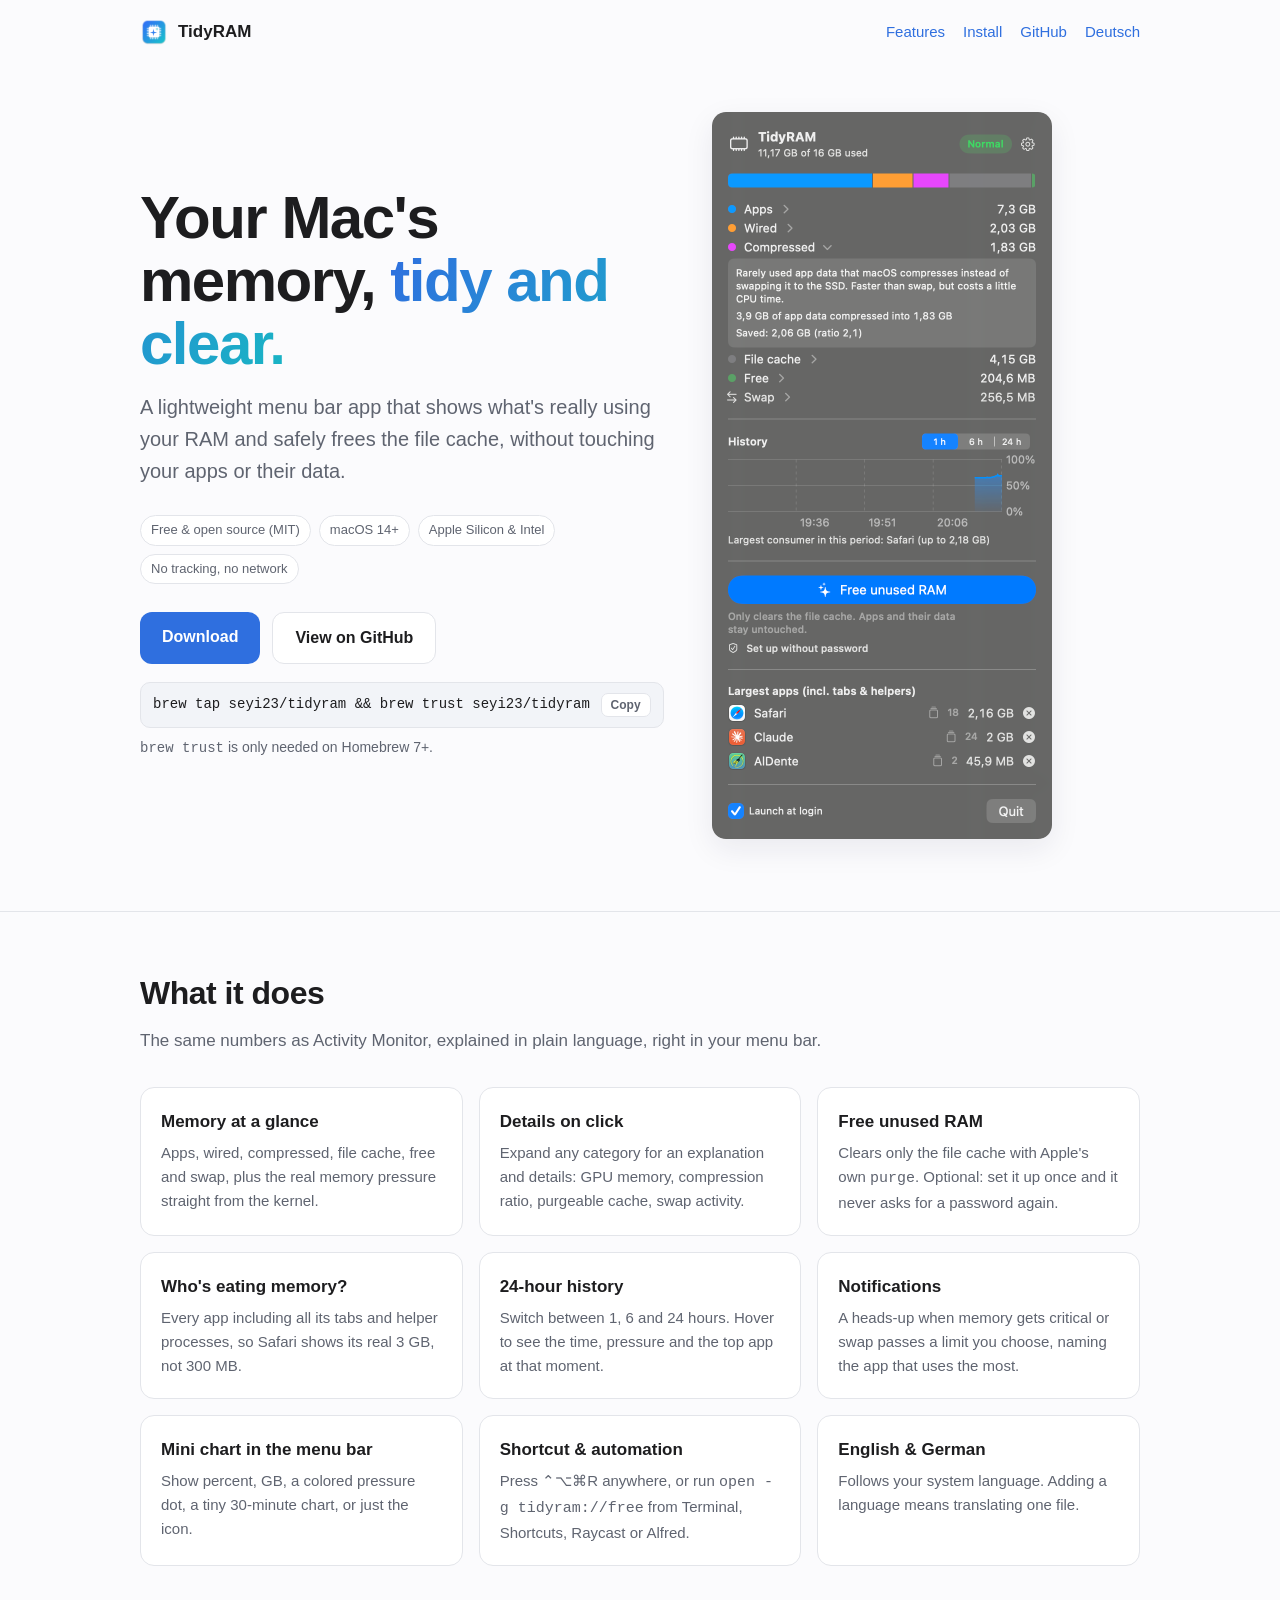
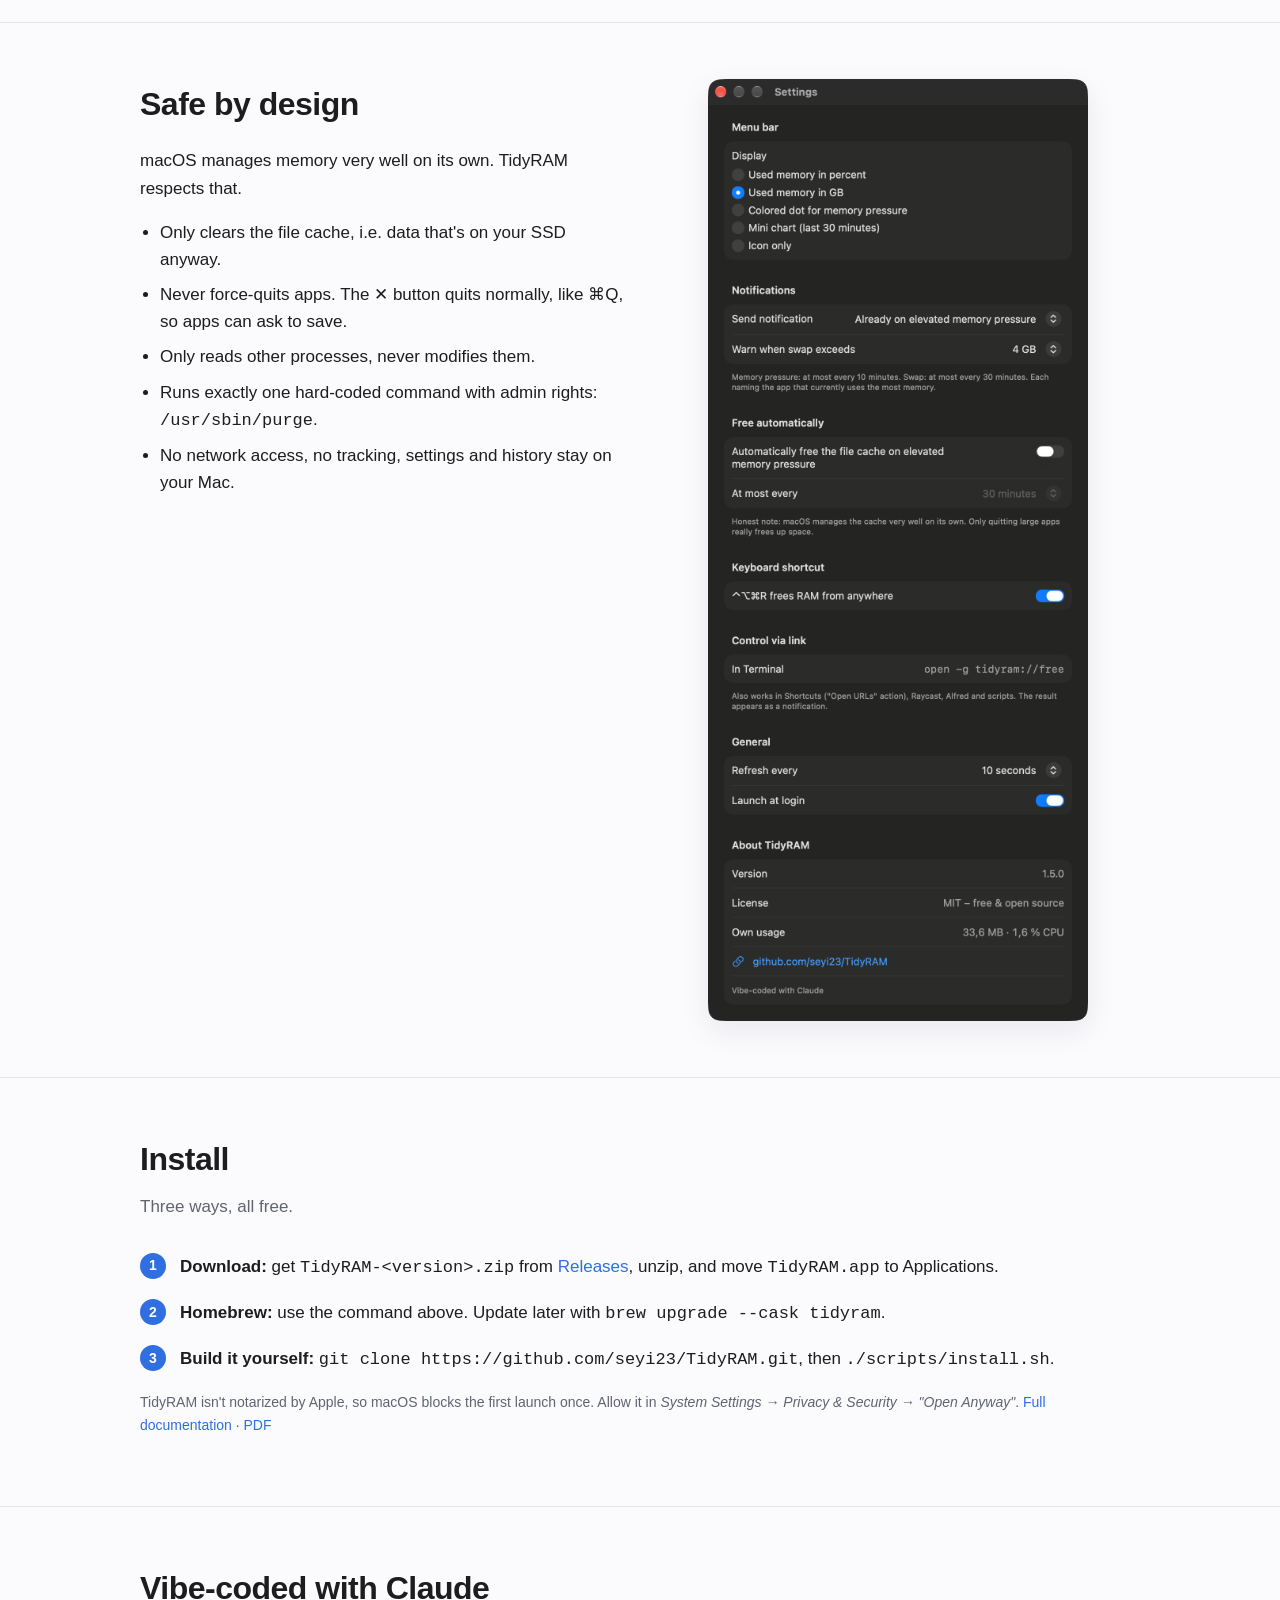
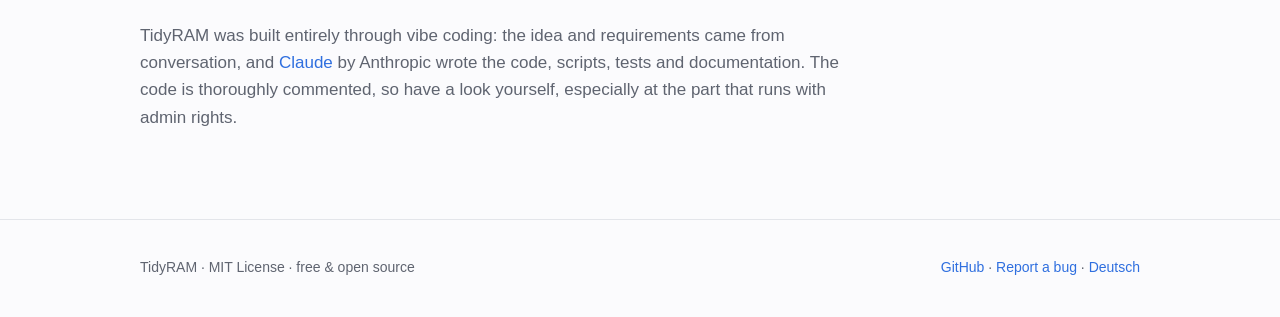
<file: docs/index.html>
<!doctype html>
<html lang="en">
<head>
  <meta charset="utf-8">
  <meta name="viewport" content="width=device-width, initial-scale=1">
  <title>TidyRAM – free macOS menu bar memory app</title>
  <meta name="description" content="TidyRAM is a free, open-source macOS menu bar app that shows your memory usage at a glance and safely frees unused RAM. Vibe-coded with Claude.">
  <link rel="icon" href="icon.png">
  <link rel="alternate" hreflang="de" href="de.html">
  <link rel="stylesheet" href="site.css">
</head>
<body>
  <header class="wrap top">
    <a class="brand" href="./"><img src="icon.png" alt=""> TidyRAM</a>
    <nav>
      <a class="hide-sm" href="#features">Features</a>
      <a class="hide-sm" href="#install">Install</a>
      <a href="https://github.com/seyi23/TidyRAM">GitHub</a>
      <a href="de.html" lang="de">Deutsch</a>
    </nav>
  </header>

  <main>
    <div class="wrap hero">
      <div>
        <h1>Your Mac's memory, <span>tidy and clear.</span></h1>
        <p class="lead">A lightweight menu bar app that shows what's really using your RAM and safely frees the file cache, without touching your apps or their data.</p>
        <div class="badges">
          <span class="badge">Free &amp; open source (MIT)</span>
          <span class="badge">macOS 14+</span>
          <span class="badge">Apple Silicon &amp; Intel</span>
          <span class="badge">No tracking, no network</span>
        </div>
        <div class="actions">
          <a class="btn primary" href="https://github.com/seyi23/TidyRAM/releases/latest">Download</a>
          <a class="btn secondary" href="https://github.com/seyi23/TidyRAM">View on GitHub</a>
        </div>
        <div class="cmd"><code>brew tap seyi23/tidyram &amp;&amp; brew trust seyi23/tidyram &amp;&amp; brew install --cask tidyram</code><button data-copy>Copy</button></div>
        <p class="note"><code>brew trust</code> is only needed on Homebrew 7+.</p>
      </div>
      <div class="hero-shot"><img src="screenshot-en.png" alt="TidyRAM window in the menu bar"></div>
    </div>

    <section id="features">
      <div class="wrap">
        <h2>What it does</h2>
        <p class="sub">The same numbers as Activity Monitor, explained in plain language, right in your menu bar.</p>
        <div class="grid">
          <div class="card"><h3>Memory at a glance</h3><p>Apps, wired, compressed, file cache, free and swap, plus the real memory pressure straight from the kernel.</p></div>
          <div class="card"><h3>Details on click</h3><p>Expand any category for an explanation and details: GPU memory, compression ratio, purgeable cache, swap activity.</p></div>
          <div class="card"><h3>Free unused RAM</h3><p>Clears only the file cache with Apple's own <code>purge</code>. Optional: set it up once and it never asks for a password again.</p></div>
          <div class="card"><h3>Who's eating memory?</h3><p>Every app including all its tabs and helper processes, so Safari shows its real 3 GB, not 300 MB.</p></div>
          <div class="card"><h3>24-hour history</h3><p>Switch between 1, 6 and 24 hours. Hover to see the time, pressure and the top app at that moment.</p></div>
          <div class="card"><h3>Notifications</h3><p>A heads-up when memory gets critical or swap passes a limit you choose, naming the app that uses the most.</p></div>
          <div class="card"><h3>Mini chart in the menu bar</h3><p>Show percent, GB, a colored pressure dot, a tiny 30-minute chart, or just the icon.</p></div>
          <div class="card"><h3>Shortcut &amp; automation</h3><p>Press ⌃⌥⌘R anywhere, or run <code>open -g tidyram://free</code> from Terminal, Shortcuts, Raycast or Alfred.</p></div>
          <div class="card"><h3>English &amp; German</h3><p>Follows your system language. Adding a language means translating one file.</p></div>
        </div>
      </div>
    </section>

    <section>
      <div class="wrap two">
        <div>
          <h2>Safe by design</h2>
          <p class="sub">macOS manages memory very well on its own. TidyRAM respects that.</p>
          <ul class="safe">
            <li>Only clears the file cache, i.e. data that's on your SSD anyway.</li>
            <li>Never force-quits apps. The ✕ button quits normally, like ⌘Q, so apps can ask to save.</li>
            <li>Only reads other processes, never modifies them.</li>
            <li>Runs exactly one hard-coded command with admin rights: <code>/usr/sbin/purge</code>.</li>
            <li>No network access, no tracking, settings and history stay on your Mac.</li>
          </ul>
        </div>
        <img class="shot" src="settings-en.png" alt="TidyRAM settings window">
      </div>
    </section>

    <section id="install">
      <div class="wrap">
        <h2>Install</h2>
        <p class="sub">Three ways, all free.</p>
        <ol class="steps">
          <li><strong>Download:</strong> get <code>TidyRAM-&lt;version&gt;.zip</code> from <a href="https://github.com/seyi23/TidyRAM/releases/latest">Releases</a>, unzip, and move <code>TidyRAM.app</code> to Applications.</li>
          <li><strong>Homebrew:</strong> use the command above. Update later with <code>brew upgrade --cask tidyram</code>.</li>
          <li><strong>Build it yourself:</strong> <code>git clone https://github.com/seyi23/TidyRAM.git</code>, then <code>./scripts/install.sh</code>.</li>
        </ol>
        <p class="note">TidyRAM isn't notarized by Apple, so macOS blocks the first launch once. Allow it in <em>System Settings → Privacy &amp; Security → "Open Anyway"</em>. <a href="https://github.com/seyi23/TidyRAM/blob/main/README.en.md">Full documentation</a> · <a href="TidyRAM-en.pdf">PDF</a></p>
      </div>
    </section>

    <section>
      <div class="wrap">
        <h2>Vibe-coded with Claude</h2>
        <p class="sub">TidyRAM was built entirely through vibe coding: the idea and requirements came from conversation, and <a href="https://claude.com/claude-code">Claude</a> by Anthropic wrote the code, scripts, tests and documentation. The code is thoroughly commented, so have a look yourself, especially at the part that runs with admin rights.</p>
      </div>
    </section>
  </main>

  <footer>
    <div class="wrap">
      <span>TidyRAM · MIT License · free &amp; open source</span>
      <span><a href="https://github.com/seyi23/TidyRAM">GitHub</a> · <a href="https://github.com/seyi23/TidyRAM/issues/new/choose">Report a bug</a> · <a href="de.html" lang="de">Deutsch</a></span>
    </div>
  </footer>

  <script>
    // Kopierknopf für Befehle
    document.querySelectorAll("[data-copy]").forEach(function (button) {
      button.addEventListener("click", function () {
        var text = button.parentElement.querySelector("code").innerText;
        navigator.clipboard.writeText(text).then(function () {
          var label = button.textContent;
          button.textContent = button.dataset.done || "Copied";
          setTimeout(function () { button.textContent = label; }, 1500);
        });
      });
    });
  </script>
</body>
</html>
</file>
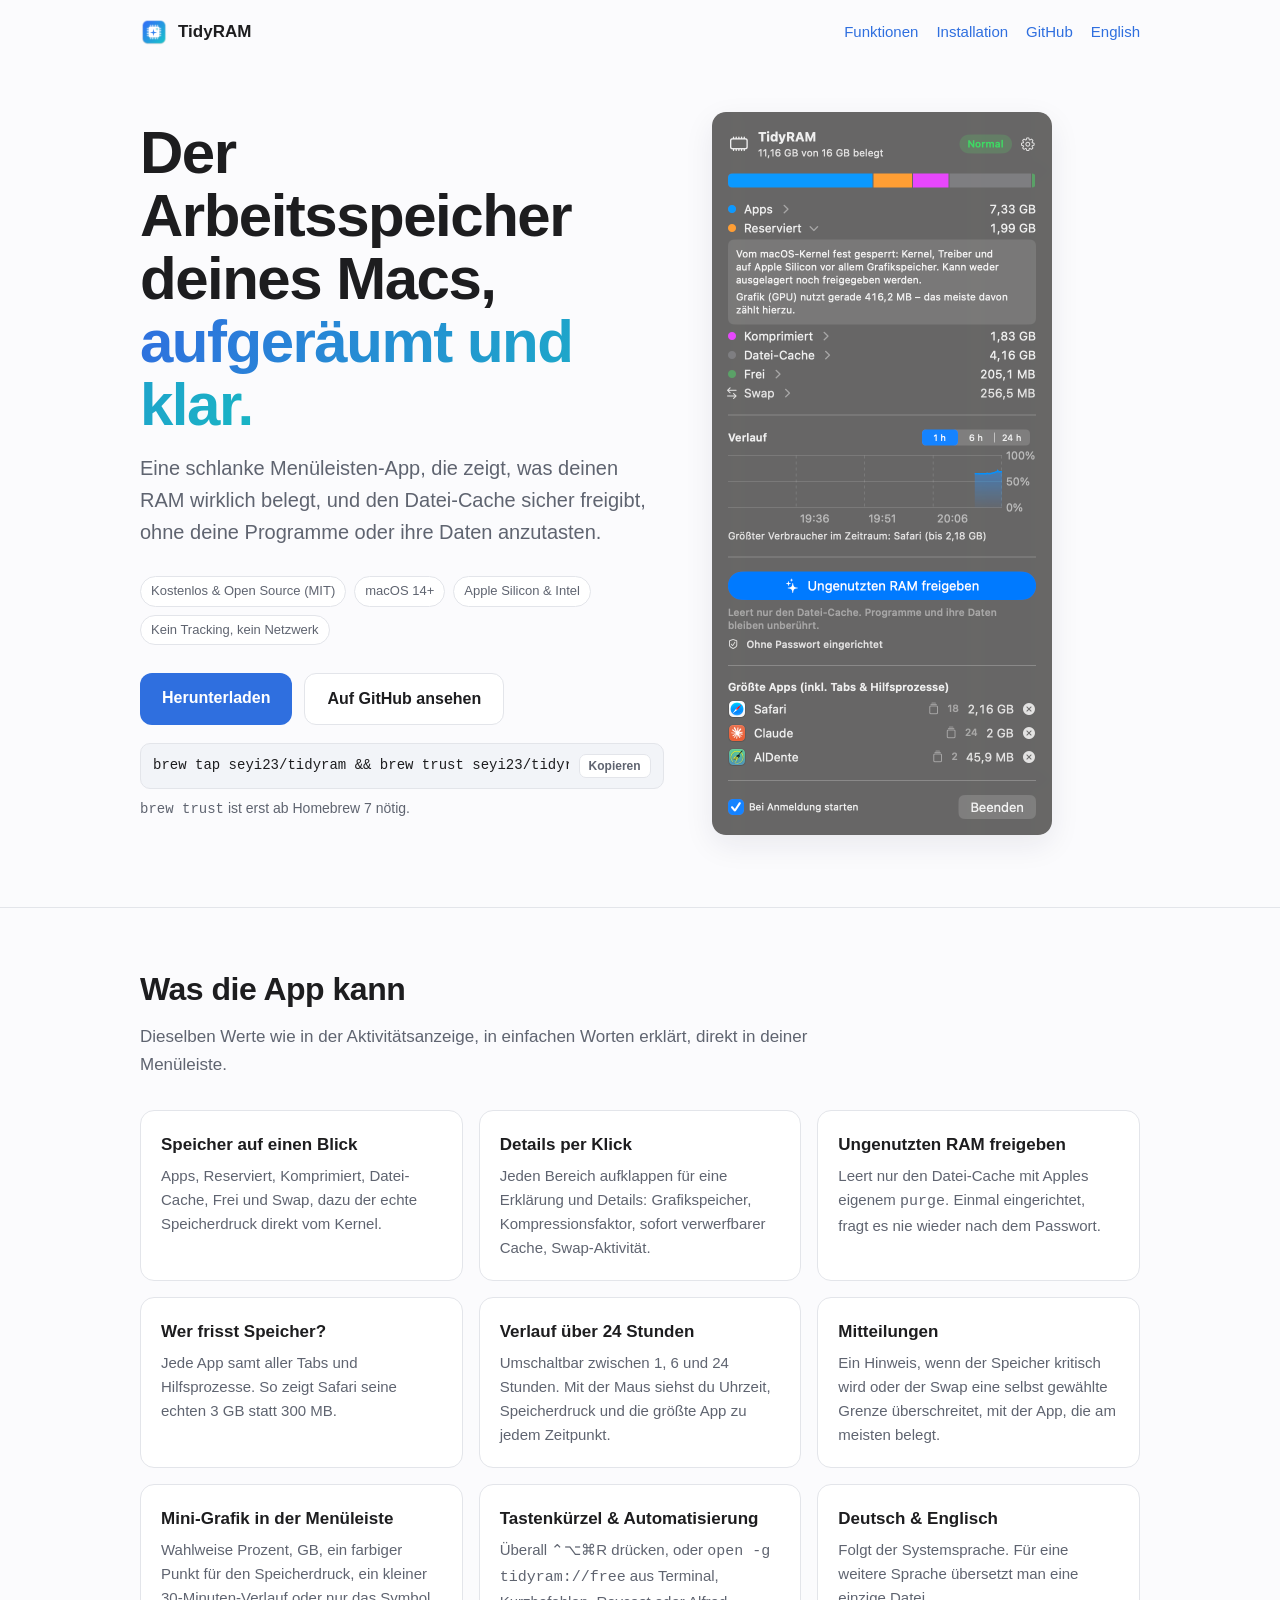
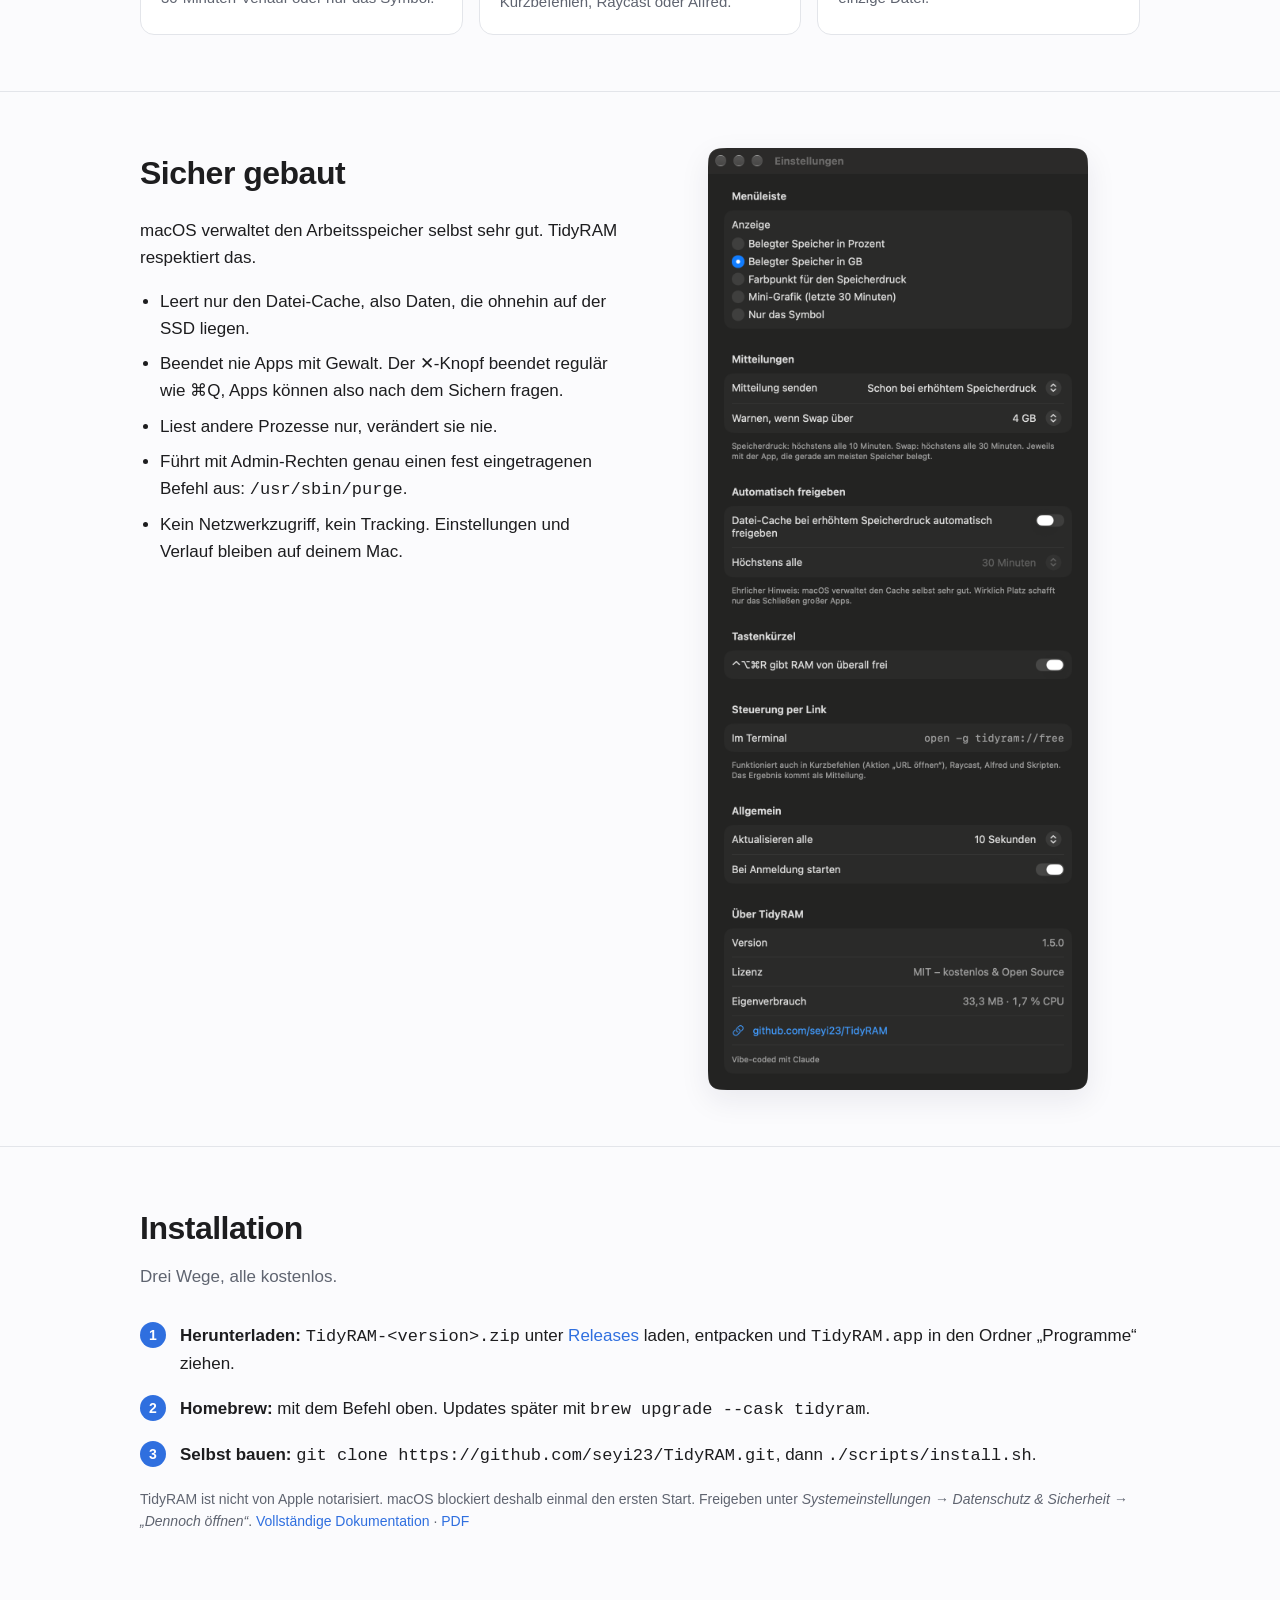
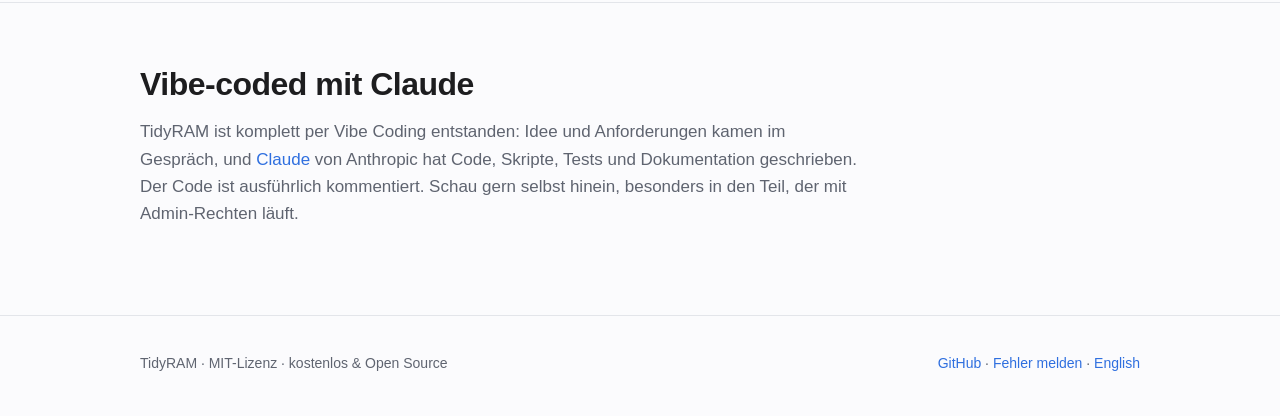
<file: docs/de.html>
<!doctype html>
<html lang="de">
<head>
  <meta charset="utf-8">
  <meta name="viewport" content="width=device-width, initial-scale=1">
  <title>TidyRAM – kostenlose Menüleisten-App für den Arbeitsspeicher</title>
  <meta name="description" content="TidyRAM ist eine kostenlose Open-Source-Menüleisten-App für macOS, die den Arbeitsspeicher übersichtlich anzeigt und ungenutzten RAM sicher freigibt. Vibe-coded mit Claude.">
  <link rel="icon" href="icon.png">
  <link rel="alternate" hreflang="en" href="./">
  <link rel="stylesheet" href="site.css">
</head>
<body>
  <header class="wrap top">
    <a class="brand" href="de.html"><img src="icon.png" alt=""> TidyRAM</a>
    <nav>
      <a class="hide-sm" href="#funktionen">Funktionen</a>
      <a class="hide-sm" href="#installation">Installation</a>
      <a href="https://github.com/seyi23/TidyRAM">GitHub</a>
      <a href="./" lang="en">English</a>
    </nav>
  </header>

  <main>
    <div class="wrap hero">
      <div>
        <h1>Der Arbeitsspeicher deines Macs, <span>aufgeräumt und klar.</span></h1>
        <p class="lead">Eine schlanke Menüleisten-App, die zeigt, was deinen RAM wirklich belegt, und den Datei-Cache sicher freigibt, ohne deine Programme oder ihre Daten anzutasten.</p>
        <div class="badges">
          <span class="badge">Kostenlos &amp; Open Source (MIT)</span>
          <span class="badge">macOS 14+</span>
          <span class="badge">Apple Silicon &amp; Intel</span>
          <span class="badge">Kein Tracking, kein Netzwerk</span>
        </div>
        <div class="actions">
          <a class="btn primary" href="https://github.com/seyi23/TidyRAM/releases/latest">Herunterladen</a>
          <a class="btn secondary" href="https://github.com/seyi23/TidyRAM">Auf GitHub ansehen</a>
        </div>
        <div class="cmd"><code>brew tap seyi23/tidyram &amp;&amp; brew trust seyi23/tidyram &amp;&amp; brew install --cask tidyram</code><button data-copy data-done="Kopiert">Kopieren</button></div>
        <p class="note"><code>brew trust</code> ist erst ab Homebrew 7 nötig.</p>
      </div>
      <div class="hero-shot"><img src="screenshot.png" alt="TidyRAM-Fenster in der Menüleiste"></div>
    </div>

    <section id="funktionen">
      <div class="wrap">
        <h2>Was die App kann</h2>
        <p class="sub">Dieselben Werte wie in der Aktivitätsanzeige, in einfachen Worten erklärt, direkt in deiner Menüleiste.</p>
        <div class="grid">
          <div class="card"><h3>Speicher auf einen Blick</h3><p>Apps, Reserviert, Komprimiert, Datei-Cache, Frei und Swap, dazu der echte Speicherdruck direkt vom Kernel.</p></div>
          <div class="card"><h3>Details per Klick</h3><p>Jeden Bereich aufklappen für eine Erklärung und Details: Grafikspeicher, Kompressionsfaktor, sofort verwerfbarer Cache, Swap-Aktivität.</p></div>
          <div class="card"><h3>Ungenutzten RAM freigeben</h3><p>Leert nur den Datei-Cache mit Apples eigenem <code>purge</code>. Einmal eingerichtet, fragt es nie wieder nach dem Passwort.</p></div>
          <div class="card"><h3>Wer frisst Speicher?</h3><p>Jede App samt aller Tabs und Hilfsprozesse. So zeigt Safari seine echten 3 GB statt 300 MB.</p></div>
          <div class="card"><h3>Verlauf über 24 Stunden</h3><p>Umschaltbar zwischen 1, 6 und 24 Stunden. Mit der Maus siehst du Uhrzeit, Speicherdruck und die größte App zu jedem Zeitpunkt.</p></div>
          <div class="card"><h3>Mitteilungen</h3><p>Ein Hinweis, wenn der Speicher kritisch wird oder der Swap eine selbst gewählte Grenze überschreitet, mit der App, die am meisten belegt.</p></div>
          <div class="card"><h3>Mini-Grafik in der Menüleiste</h3><p>Wahlweise Prozent, GB, ein farbiger Punkt für den Speicherdruck, ein kleiner 30-Minuten-Verlauf oder nur das Symbol.</p></div>
          <div class="card"><h3>Tastenkürzel &amp; Automatisierung</h3><p>Überall ⌃⌥⌘R drücken, oder <code>open -g tidyram://free</code> aus Terminal, Kurzbefehlen, Raycast oder Alfred.</p></div>
          <div class="card"><h3>Deutsch &amp; Englisch</h3><p>Folgt der Systemsprache. Für eine weitere Sprache übersetzt man eine einzige Datei.</p></div>
        </div>
      </div>
    </section>

    <section>
      <div class="wrap two">
        <div>
          <h2>Sicher gebaut</h2>
          <p class="sub">macOS verwaltet den Arbeitsspeicher selbst sehr gut. TidyRAM respektiert das.</p>
          <ul class="safe">
            <li>Leert nur den Datei-Cache, also Daten, die ohnehin auf der SSD liegen.</li>
            <li>Beendet nie Apps mit Gewalt. Der ✕-Knopf beendet regulär wie ⌘Q, Apps können also nach dem Sichern fragen.</li>
            <li>Liest andere Prozesse nur, verändert sie nie.</li>
            <li>Führt mit Admin-Rechten genau einen fest eingetragenen Befehl aus: <code>/usr/sbin/purge</code>.</li>
            <li>Kein Netzwerkzugriff, kein Tracking. Einstellungen und Verlauf bleiben auf deinem Mac.</li>
          </ul>
        </div>
        <img class="shot" src="settings.png" alt="TidyRAM-Einstellungsfenster">
      </div>
    </section>

    <section id="installation">
      <div class="wrap">
        <h2>Installation</h2>
        <p class="sub">Drei Wege, alle kostenlos.</p>
        <ol class="steps">
          <li><strong>Herunterladen:</strong> <code>TidyRAM-&lt;version&gt;.zip</code> unter <a href="https://github.com/seyi23/TidyRAM/releases/latest">Releases</a> laden, entpacken und <code>TidyRAM.app</code> in den Ordner „Programme“ ziehen.</li>
          <li><strong>Homebrew:</strong> mit dem Befehl oben. Updates später mit <code>brew upgrade --cask tidyram</code>.</li>
          <li><strong>Selbst bauen:</strong> <code>git clone https://github.com/seyi23/TidyRAM.git</code>, dann <code>./scripts/install.sh</code>.</li>
        </ol>
        <p class="note">TidyRAM ist nicht von Apple notarisiert. macOS blockiert deshalb einmal den ersten Start. Freigeben unter <em>Systemeinstellungen → Datenschutz &amp; Sicherheit → „Dennoch öffnen“</em>. <a href="https://github.com/seyi23/TidyRAM#readme">Vollständige Dokumentation</a> · <a href="TidyRAM.pdf">PDF</a></p>
      </div>
    </section>

    <section>
      <div class="wrap">
        <h2>Vibe-coded mit Claude</h2>
        <p class="sub">TidyRAM ist komplett per Vibe Coding entstanden: Idee und Anforderungen kamen im Gespräch, und <a href="https://claude.com/claude-code">Claude</a> von Anthropic hat Code, Skripte, Tests und Dokumentation geschrieben. Der Code ist ausführlich kommentiert. Schau gern selbst hinein, besonders in den Teil, der mit Admin-Rechten läuft.</p>
      </div>
    </section>
  </main>

  <footer>
    <div class="wrap">
      <span>TidyRAM · MIT-Lizenz · kostenlos &amp; Open Source</span>
      <span><a href="https://github.com/seyi23/TidyRAM">GitHub</a> · <a href="https://github.com/seyi23/TidyRAM/issues/new/choose">Fehler melden</a> · <a href="./" lang="en">English</a></span>
    </div>
  </footer>

  <script>
    // Kopierknopf für Befehle
    document.querySelectorAll("[data-copy]").forEach(function (button) {
      button.addEventListener("click", function () {
        var text = button.parentElement.querySelector("code").innerText;
        navigator.clipboard.writeText(text).then(function () {
          var label = button.textContent;
          button.textContent = button.dataset.done || "Copied";
          setTimeout(function () { button.textContent = label; }, 1500);
        });
      });
    });
  </script>
</body>
</html>
</file>
<file: docs/site.css>
/* TidyRAM – Projektseite (GitHub Pages). Helles und dunkles Design. */
:root {
  --bg: #fbfbfd;
  --surface: #ffffff;
  --text: #1d1d1f;
  --muted: #5f6470;
  --line: #e3e5ea;
  --accent: #2f6fdf;
  --accent-2: #19b5c4;
  --code: #f2f4f8;
  --shadow: 0 10px 30px rgba(20, 30, 60, .08);
}
@media (prefers-color-scheme: dark) {
  :root {
    --bg: #0f1115;
    --surface: #171a21;
    --text: #f2f3f5;
    --muted: #a4a9b4;
    --line: #2a2f3a;
    --accent: #5b93ff;
    --accent-2: #3fd0dc;
    --code: #1f232c;
    --shadow: 0 10px 30px rgba(0, 0, 0, .35);
  }
}
* { box-sizing: border-box; }
html { -webkit-text-size-adjust: 100%; }
body {
  margin: 0;
  background: var(--bg);
  color: var(--text);
  font: 17px/1.6 -apple-system, BlinkMacSystemFont, "SF Pro Text", "Helvetica Neue", Arial, sans-serif;
}
a { color: var(--accent); text-decoration: none; }
a:hover { text-decoration: underline; }
.wrap { max-width: 1040px; margin: 0 auto; padding: 0 20px; }

/* Kopfzeile */
.top { display: flex; justify-content: space-between; align-items: center; padding: 18px 20px; }
.brand { display: flex; align-items: center; gap: 10px; font-weight: 700; color: var(--text); }
.brand img { width: 28px; height: 28px; }
.top nav { display: flex; gap: 18px; font-size: 15px; }

/* Hero */
.hero { display: grid; grid-template-columns: minmax(0, 1.1fr) minmax(0, .9fr); gap: 48px; align-items: center; padding: 48px 20px 64px; }
.hero h1 { font-size: clamp(38px, 6vw, 60px); line-height: 1.05; letter-spacing: -1.5px; margin: 0 0 16px; }
.hero h1 span {
  background: linear-gradient(120deg, var(--accent), var(--accent-2));
  -webkit-background-clip: text; background-clip: text; color: transparent;
}
.lead { font-size: 20px; color: var(--muted); margin: 0 0 28px; }
.badges { display: flex; flex-wrap: wrap; gap: 8px; margin-bottom: 28px; }
.badge { font-size: 13px; padding: 4px 10px; border-radius: 999px; border: 1px solid var(--line); color: var(--muted); background: var(--surface); }
.actions { display: flex; flex-wrap: wrap; gap: 12px; margin-bottom: 18px; }
.btn { display: inline-block; padding: 12px 22px; border-radius: 12px; font-weight: 600; font-size: 16px; }
.btn.primary { background: var(--accent); color: #fff; }
.btn.secondary { background: var(--surface); color: var(--text); border: 1px solid var(--line); }
.btn:hover { text-decoration: none; filter: brightness(1.05); }
.hero-shot { justify-self: center; }
.hero-shot img { width: min(340px, 100%); border-radius: 14px; box-shadow: var(--shadow); }

/* Befehlszeile mit Kopierknopf */
.cmd { display: flex; align-items: center; gap: 10px; background: var(--code); border: 1px solid var(--line);
       border-radius: 10px; padding: 10px 12px; font: 14px/1.4 "SF Mono", Menlo, monospace; overflow: hidden; }
/* Nur der Befehl scrollt seitlich – der Kopieren-Knopf bleibt immer sichtbar. */
.cmd code { white-space: pre; flex: 1; min-width: 0; overflow-x: auto; scrollbar-width: none; }
.cmd button { flex: none; font: 600 12px -apple-system, sans-serif; color: var(--muted); background: var(--surface);
              border: 1px solid var(--line); border-radius: 7px; padding: 4px 9px; cursor: pointer; }
.note { font-size: 14px; color: var(--muted); margin-top: 8px; }

/* Abschnitte */
section { padding: 56px 0; border-top: 1px solid var(--line); }
section h2 { font-size: 32px; letter-spacing: -.5px; margin: 0 0 8px; }
section > .wrap > p.sub { color: var(--muted); margin: 0 0 32px; max-width: 720px; }
.grid { display: grid; grid-template-columns: repeat(3, 1fr); gap: 16px; }
.card { background: var(--surface); border: 1px solid var(--line); border-radius: 14px; padding: 20px; }
.card h3 { margin: 0 0 6px; font-size: 17px; }
.card p { margin: 0; color: var(--muted); font-size: 15px; }
.two { display: grid; grid-template-columns: minmax(0, 1fr) minmax(0, 1fr); gap: 32px; align-items: start; }
.safe li { margin-bottom: 8px; }
.safe { padding-left: 20px; }
.shot { width: 100%; max-width: 380px; justify-self: center; border-radius: 12px; box-shadow: var(--shadow); }
.steps { counter-reset: s; list-style: none; padding: 0; margin: 0; }
.steps code { overflow-wrap: anywhere; }
.steps li { counter-increment: s; position: relative; padding-left: 40px; margin-bottom: 18px; }
.steps li::before { content: counter(s); position: absolute; left: 0; top: 0; width: 26px; height: 26px; border-radius: 50%;
                    background: var(--accent); color: #fff; font-weight: 700; font-size: 14px; display: grid; place-items: center; }

footer { padding: 36px 0 48px; color: var(--muted); font-size: 14px; border-top: 1px solid var(--line); }
footer .wrap { display: flex; flex-wrap: wrap; justify-content: space-between; gap: 12px; }

/* Grid-Kinder dürfen schmaler werden als ihr Inhalt (sonst schiebt die lange
   Homebrew-Zeile die Seite in Handy-Breite über den Rand). */
.hero > *, .two > *, .grid > * { min-width: 0; }

@media (max-width: 820px) {
  .hero, .two { grid-template-columns: minmax(0, 1fr); }
  .hero { padding-top: 24px; gap: 32px; }
  .top nav { gap: 14px; }
  .grid { grid-template-columns: minmax(0, 1fr); }
  .hero h1 { letter-spacing: -1px; }
  .lead { font-size: 18px; }
  .top nav a.hide-sm { display: none; }
}
</file>
